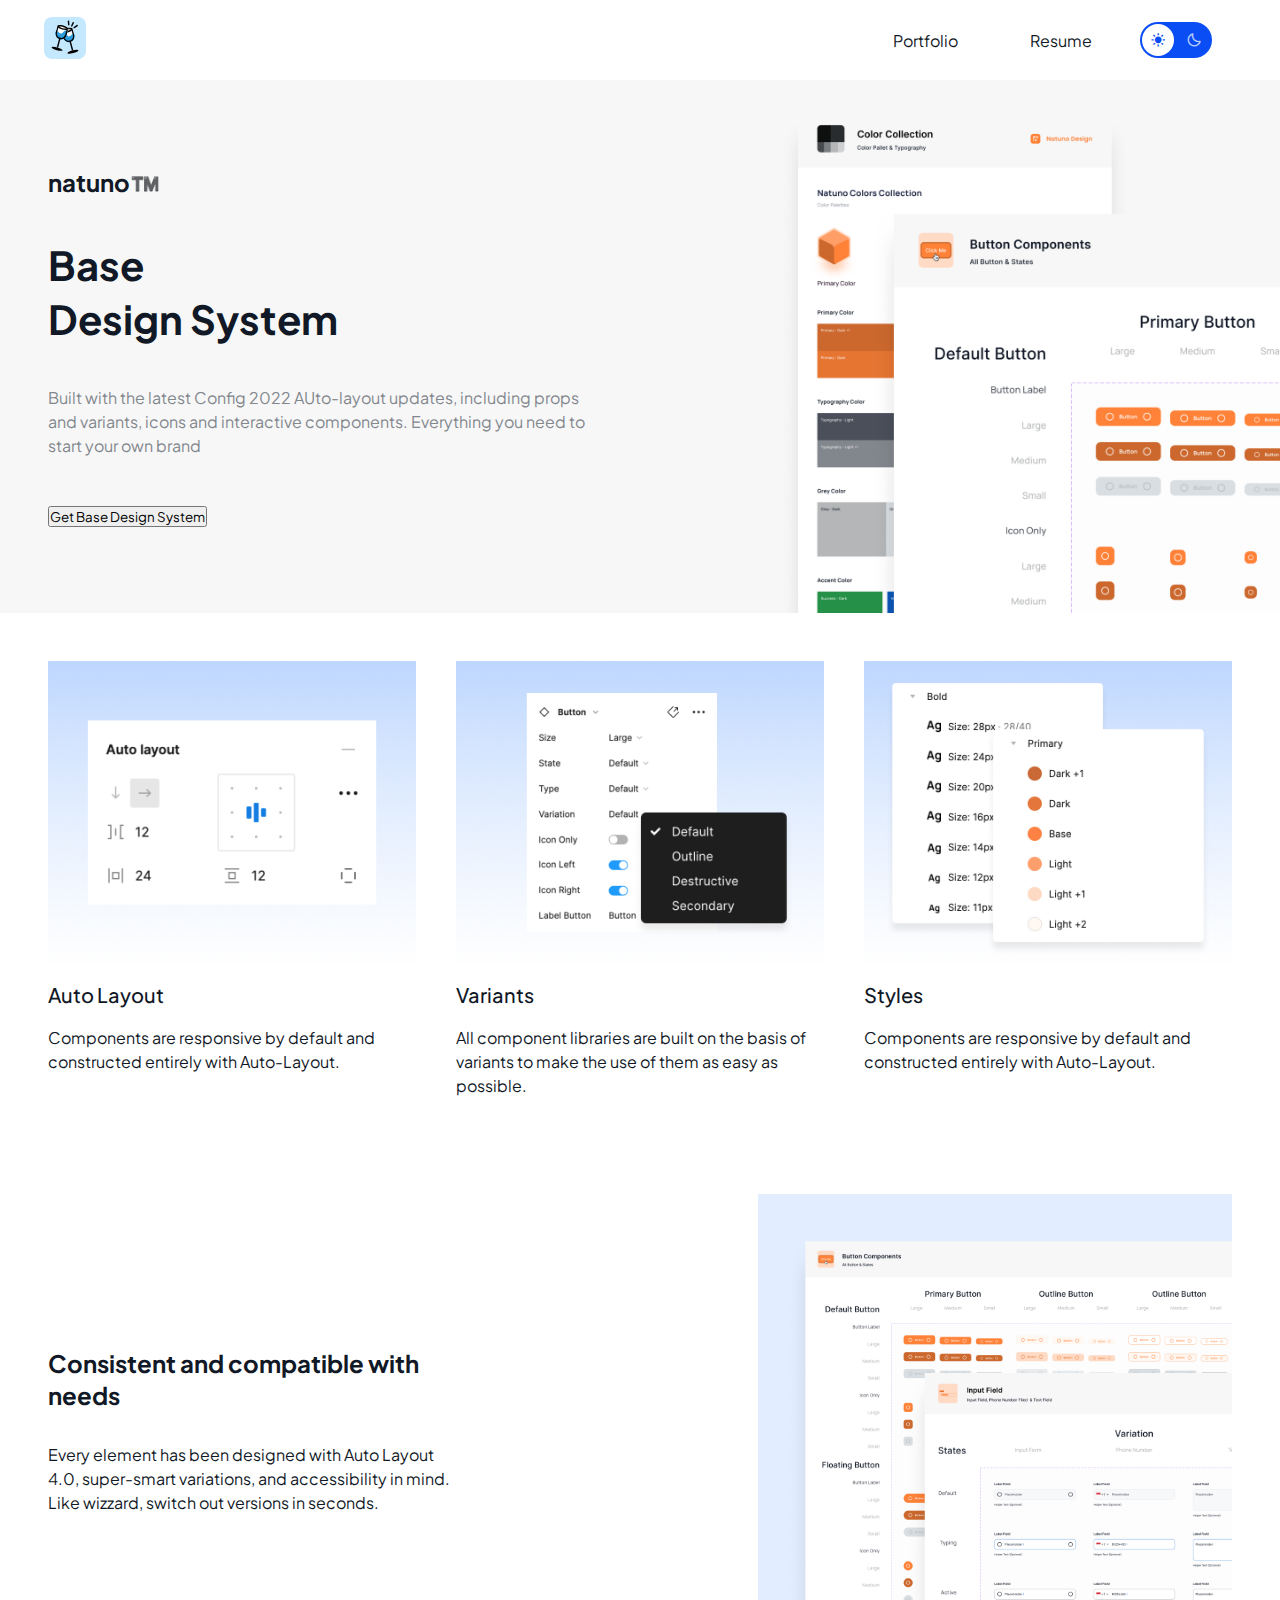
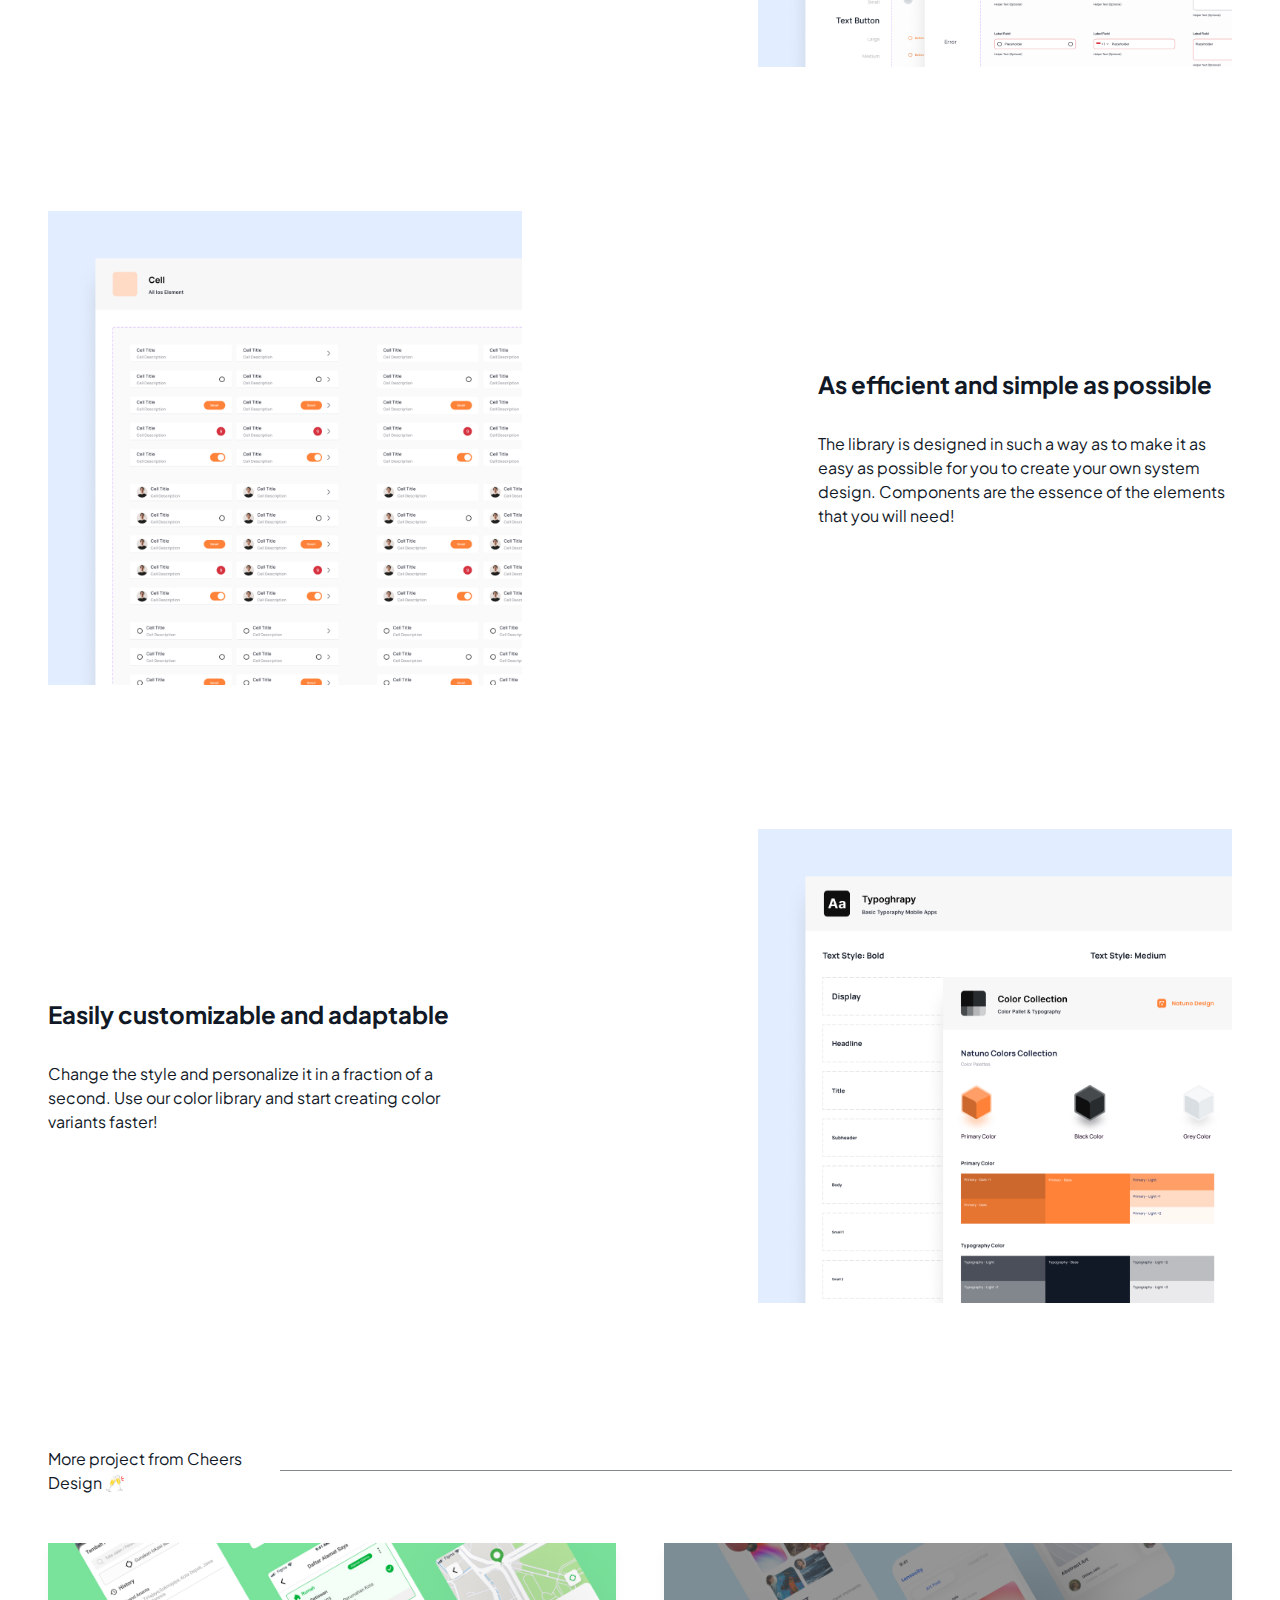
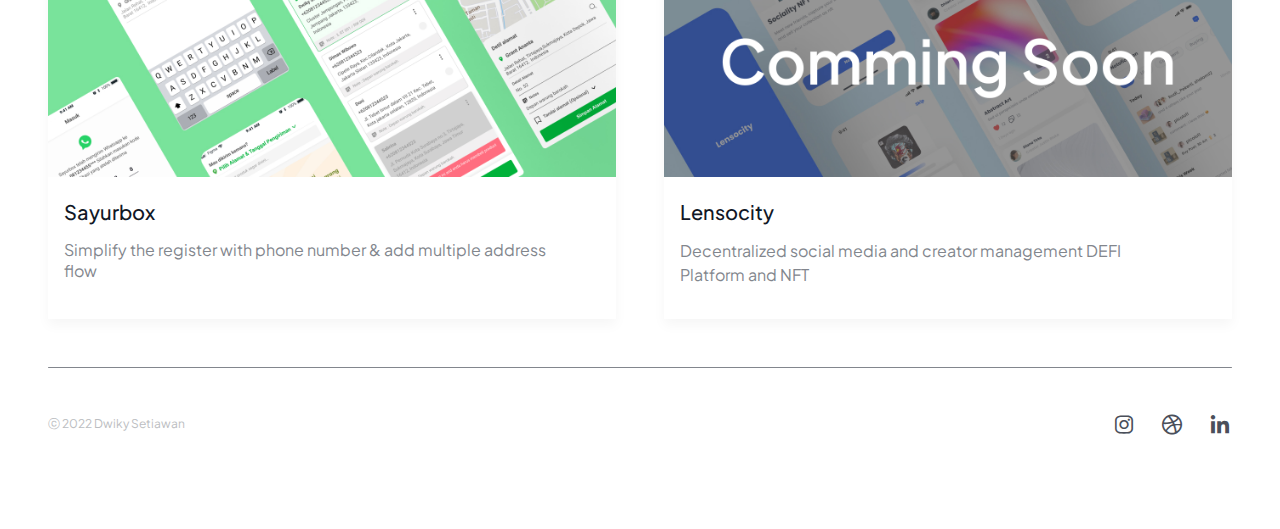
<file: ds-portfolio.html>
<!DOCTYPE html>
<html lang="en">

<head>
    <meta charset="UTF-8">
    <meta http-equiv="X-UA-Compatible" content="IE=edge">
    <meta name="viewport" content="width=device-width, initial-scale=1.0">
    <title>Sayurbox</title>
    <link rel="stylesheet" href="/css/ds-portfolio.css">
    <link rel="stylesheet" href="/css/main.css">
    <link href='https://unpkg.com/boxicons@2.1.2/css/boxicons.min.css' rel='stylesheet'>
    <link rel="shortcut icon" href="/images/Logo.svg" type="image/x-icon">

<body class="light">
    <header>
        <div class="container">
            <div class="logo">
                <li><a href="/index.html">
                        <img src="/images/Logo.svg" alt="logo">
                    </a>
                </li>
            </div>
        </div>
        <nav>
            <div class="menu_nav">
                <ul>
                    <li><a href="#">Portfolio</a></li>
                    <li><a href="CV.pdf">Resume</a></li>

                    <input type="checkbox" name="" id="toggle">
                    <label for="toggle" class="toggle">
                        <i class="bx bxs-sun"></i>
                        <i class="bx bx-moon"></i>
                        <span class="ball"></span>
                    </label>
                </ul>
            </div>
            <div class="menu">
                <input type="checkbox" />
                <span></span>
                <span></span>
                <span></span>
            </div>
        </nav>

        </div>
    </header>
    <script src="script.js"></script>

    <section class="hero">
        <div class="container">
            <div class="hero_text">
                <div class="hero_title">
                    <h5>natuno™️</h5>
                    <h3>Base <br>
                        Design System</h3>
                </div>
                <p class="body">
                    Built with the latest Config 2022 AUto-layout updates, including props and variants, icons and
                    interactive components. Everything you need to start your own brand
                </p>
                <button class="button">Get Base Design System</button>
            </div>
        </div>
        <img src="/images/Portfolio-Design System/HeroSection - Ds.png" alt="">
    </section>

    <section class="feature">
        <div class="container">
            <div class="features_cards">
                <div class="card">
                    <img src="/images/Portfolio-Design System/Auto layout.jpg" alt="">
                    <div class="card_text">
                        <h6>Auto Layout</h6>
                        <p class="body">
                            Components are responsive by default and constructed entirely with Auto-Layout.
                        </p>
                    </div>
                </div>
                <div class="card">
                    <img src="/images/Portfolio-Design System/Variant.jpg" alt="">
                    <div class="card_text">
                        <h6>Variants</h6>
                        <p class="body">
                            All component libraries are built on the
                            basis of variants to make the use of them
                            as easy as possible.
                        </p>
                    </div>
                </div>
                <div class="card">
                    <img src="/images/Portfolio-Design System/Style.jpg" alt="">
                    <div class="card_text">
                        <h6>Styles</h6>
                        <p class="body">
                            Components are responsive by default and constructed entirely with Auto-Layout.
                        </p>
                    </div>
                </div>
            </div>
        </div>
    </section>

    <section class="content-ds">
        <div class="container">
            <div class="content">
                <div class="content_text">
                    <h5>Consistent and compatible with needs</h5>
                    <p class="body">
                        Every element has been designed with Auto Layout 4.0, super-smart variations, and accessibility in mind. Like wizzard, switch out versions in seconds.
                    </p>
                </div>
                <img src="/images/Portfolio-Design System/Content-Consisten.jpg" alt="">
            </div>
        </div>
    </section>

    <section class="content-ds">
        <div class="container">
            <div class="content">
                <img src="/images/Portfolio-Design System/efficient.jpg" alt="">
                <div class="content_text">
                    <h5>As efficient and
                        simple as possible</h5>
                    <p class="body">
                        The library is designed in such a way as to make it as easy as possible for you to create your own system design. Components are the essence of the elements that you will need!
                    </p>
                </div>
            </div>
        </div>
    </section>


    <section class="content-ds">
        <div class="container">
            <div class="content">
                <div class="content_text">
                    <h5>Easily customizable
                        and adaptable</h5>
                    <p class="body">
                        Change the style and personalize it in a fraction of a second. Use our color library and start creating color variants faster!
                    </p>
                </div>
                <img src="/images/Portfolio-Design System/Easily customizable.jpg" alt="">
            </div>
        </div>
    </section>



    <section class="portfolio">
        <div class="container">
            <div class="devider">
                <p class="body">More project from Cheers Design 🥂</p> <span class="portfolio_devider"></span>
            </div>
            <div class="cards">
                <div class="portfolio_card">
                    <li><a href="/sayurbox.html">
                    <img src="/images/Portfolio - Sayurbox 4_3.jpg" alt="portfolio images">
                    <div class="desc_card">
                        <h6>Sayurbox</h6>
                        <div class="body_text">
                            <p class="body_text">Simplify the register with phone number & add multiple address flow
                            </p>
                            <i class='bx bx-chevron-right'></i>
                        </div>
                    </div>
                </a></li>
                </div>
                <div class="portfolio_card">
                    <img src="/images/Portfolio - Lensocity (Comming Soon) 4_3.jpg" alt="portfolio images">
                    <div class="desc_card">
                        <h6>Lensocity</h6>
                        <div class="body_text">
                            <p class="body">Decentralized social media and creator management DEFI Platform and NFT
                            </p>
                            <i class='bx bx-chevron-right'></i>
                        </div>
                    </div>
                </div>
            </div>
        </div>
    </section>

    <section class="info">
        <div class="container">
        </div>
    </section>

    <footer class="footer">
        <div class="container">
            <span class="footer_devider"></span>

            <div class="footer_text">
                <div class="copyright">
                    <p>ⓒ 2022 Dwiky Setiawan</p>
                </div>
                <div class="social_media">
                    <ul>
                        <li><a href="https://www.instagram.com/dwiky_setiawan/"> <i class='bx bxl-instagram'></i></a>
                        </li>
                        </li>
                        <li><a href="https://dribbble.com/dwiky_setiawan"><i class='bx bxl-dribbble'></i></a></li>
                        </li>
                        <li><a href="https://www.linkedin.com/in/dwiky-setiawan-13545a171/"><i
                            class='bx bxl-linkedin'></i></a></li>
                        </li>
                    </ul>
                </div>
            </div>
        </div>
    </footer>


</body>

</html>
</file>
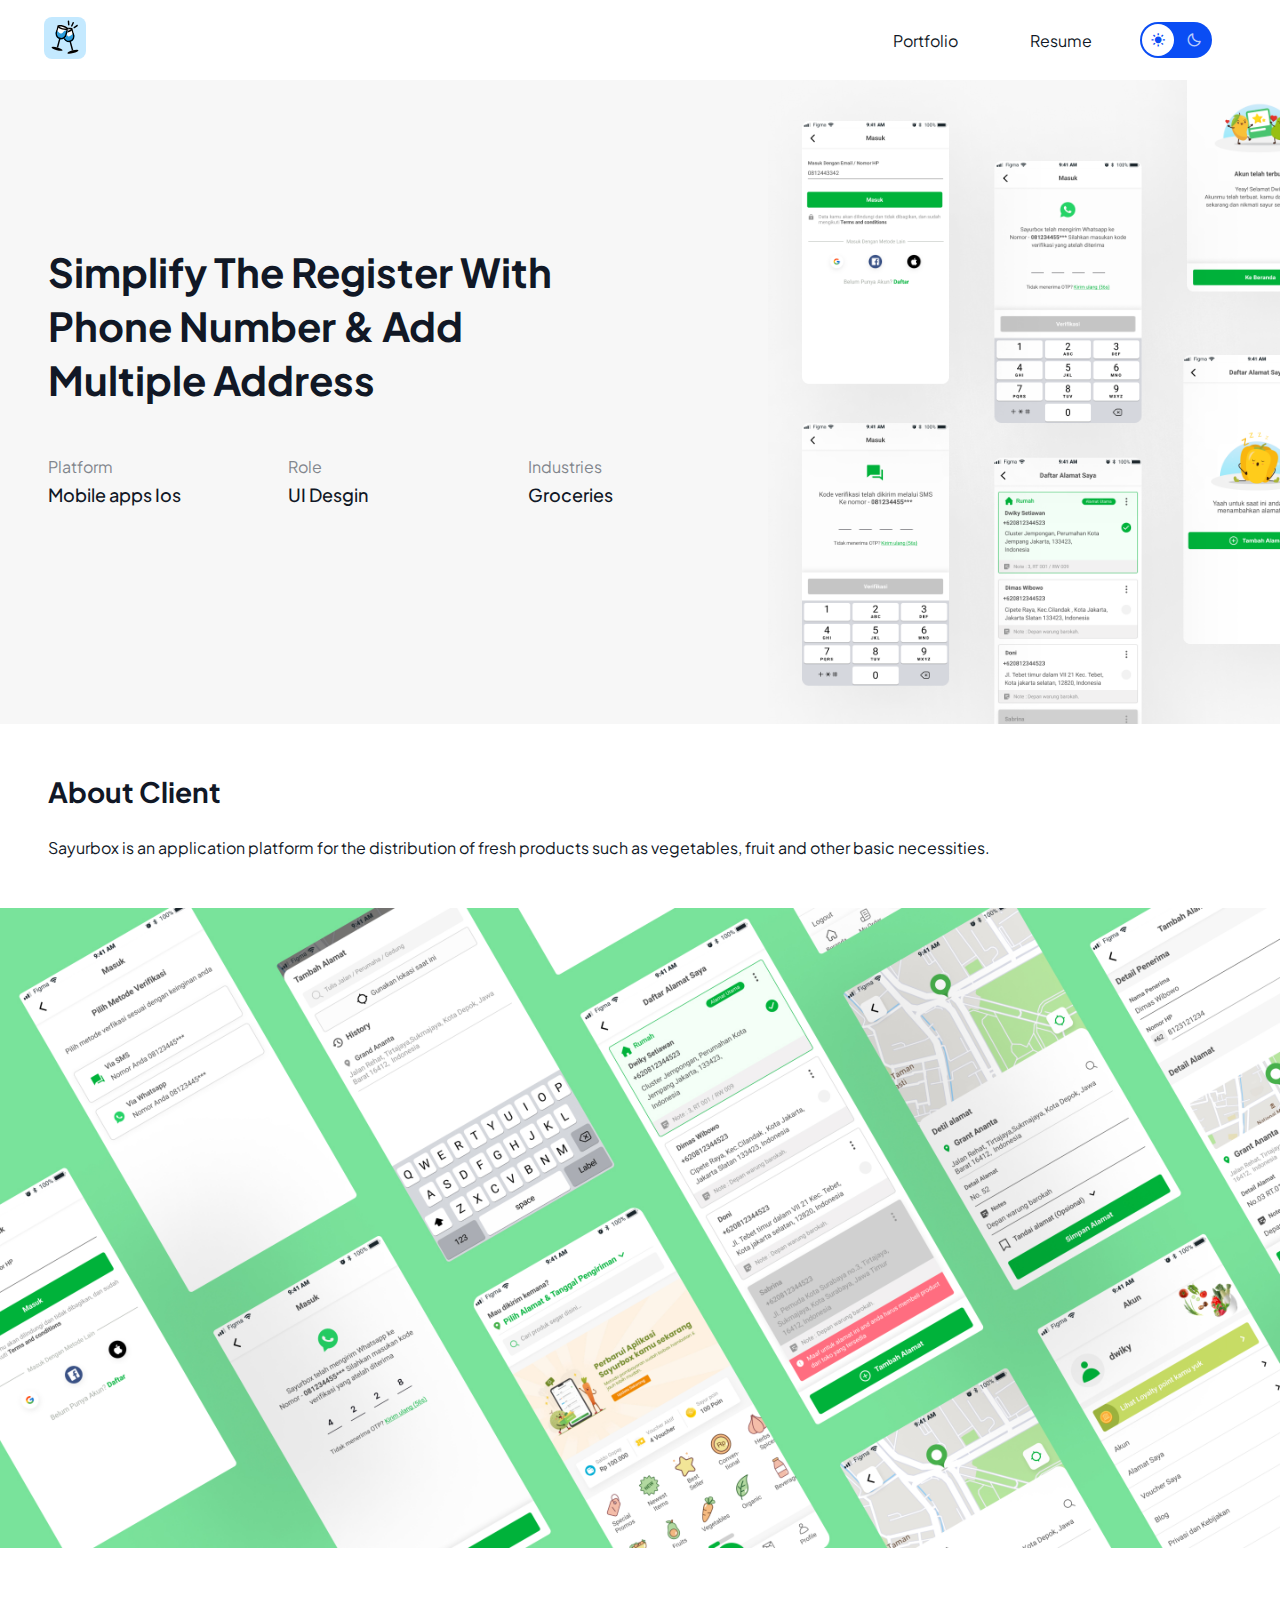
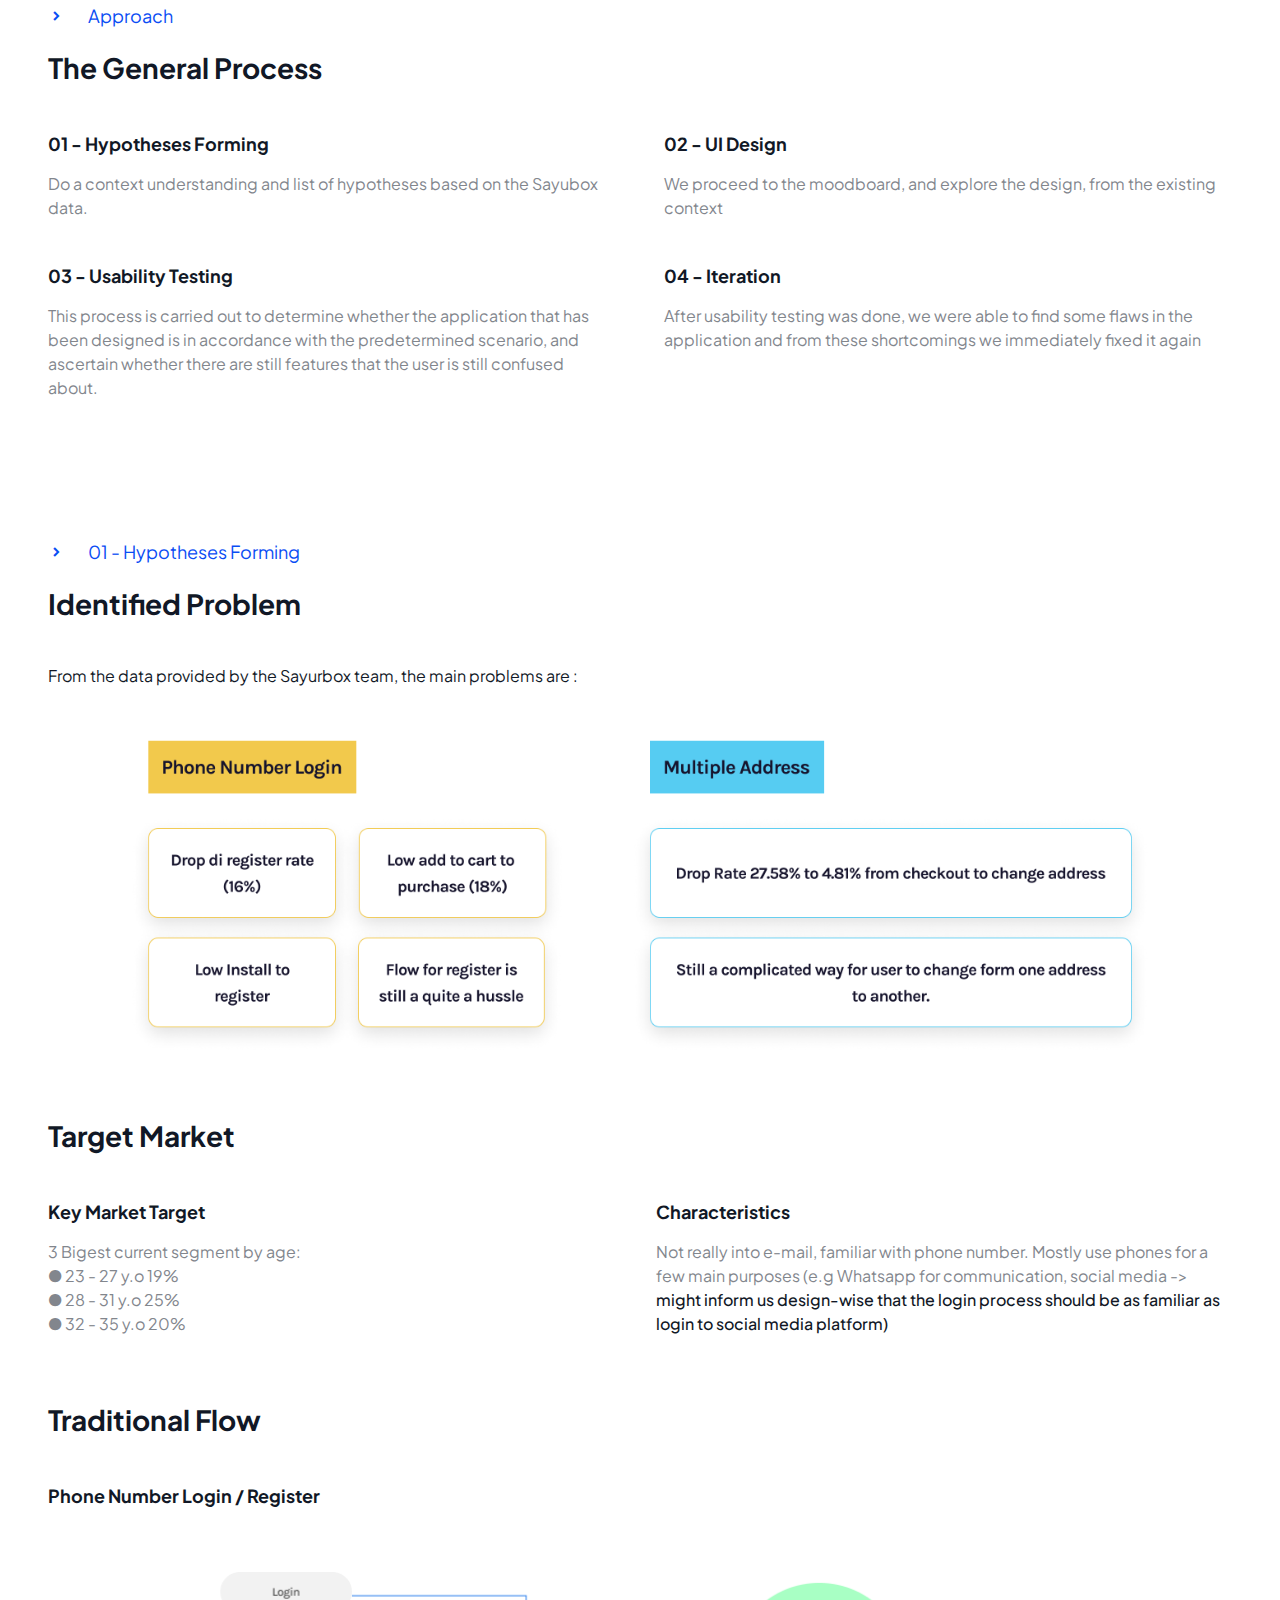
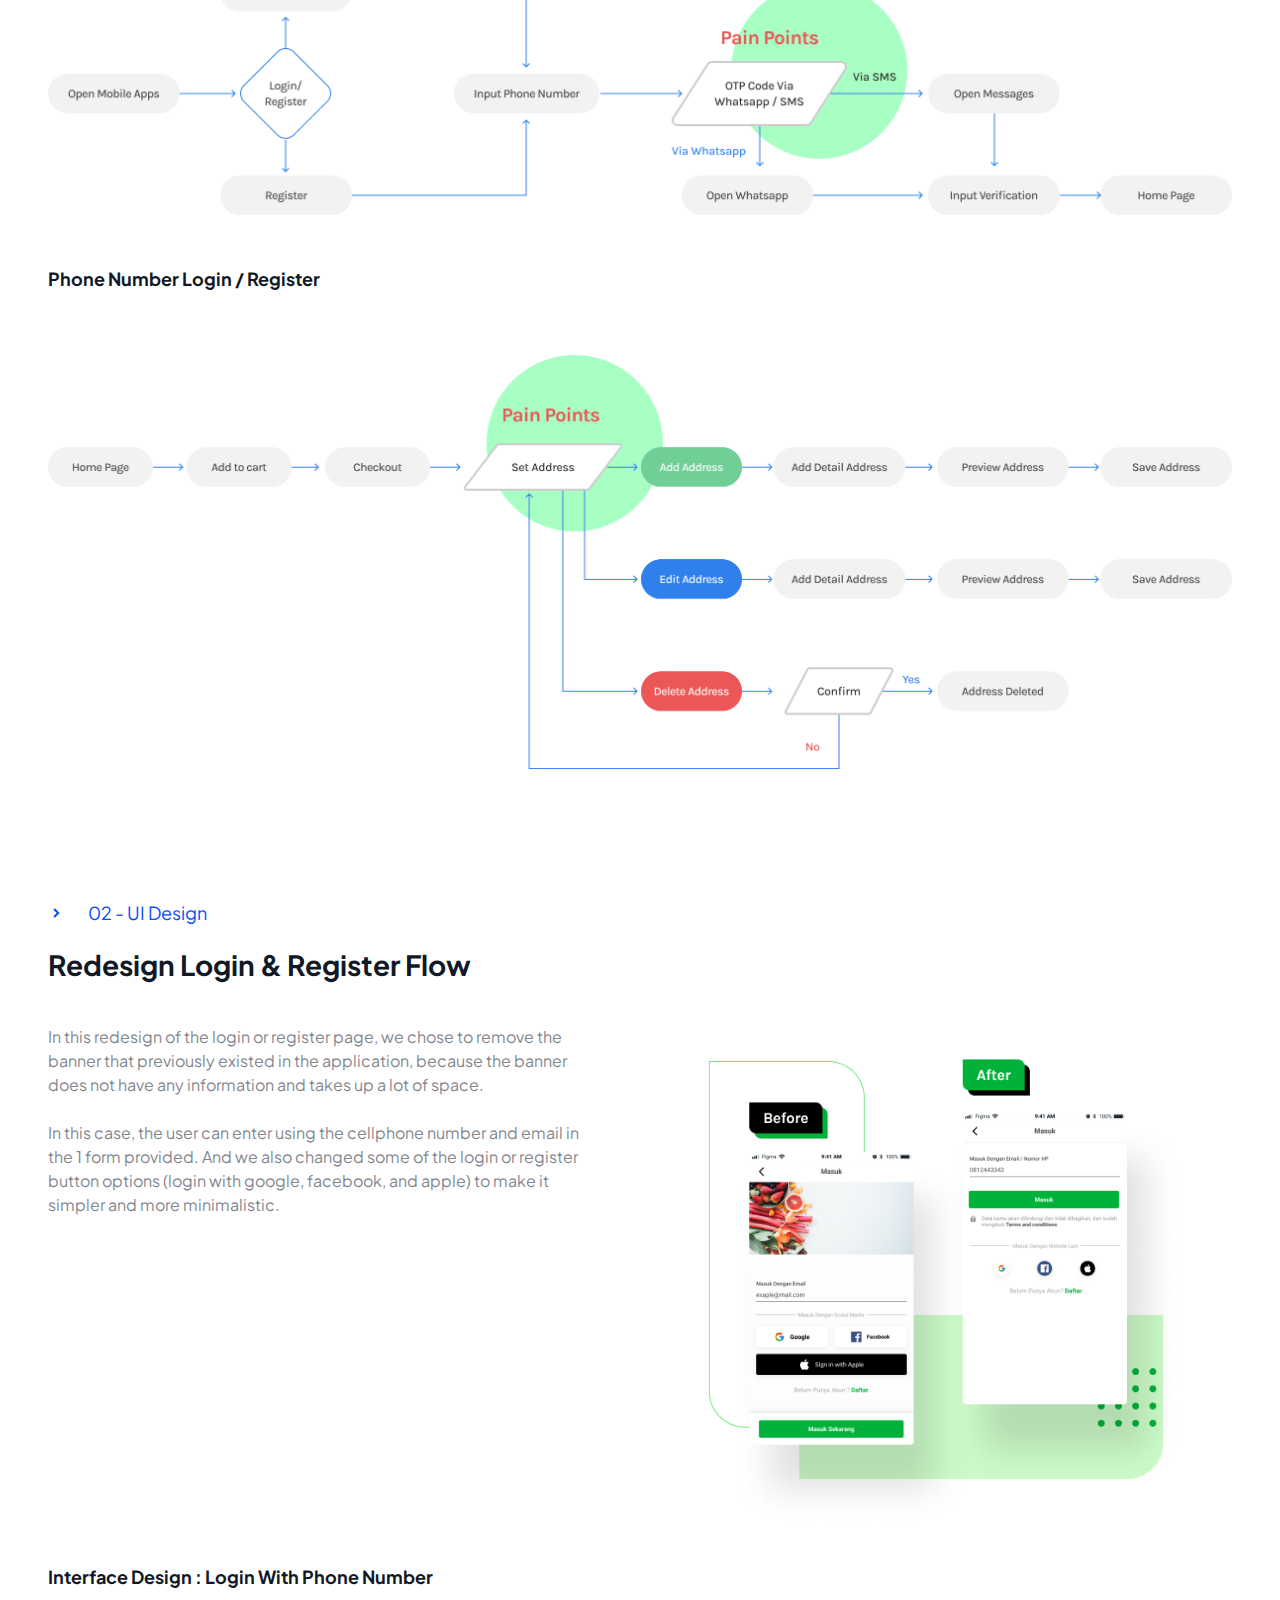
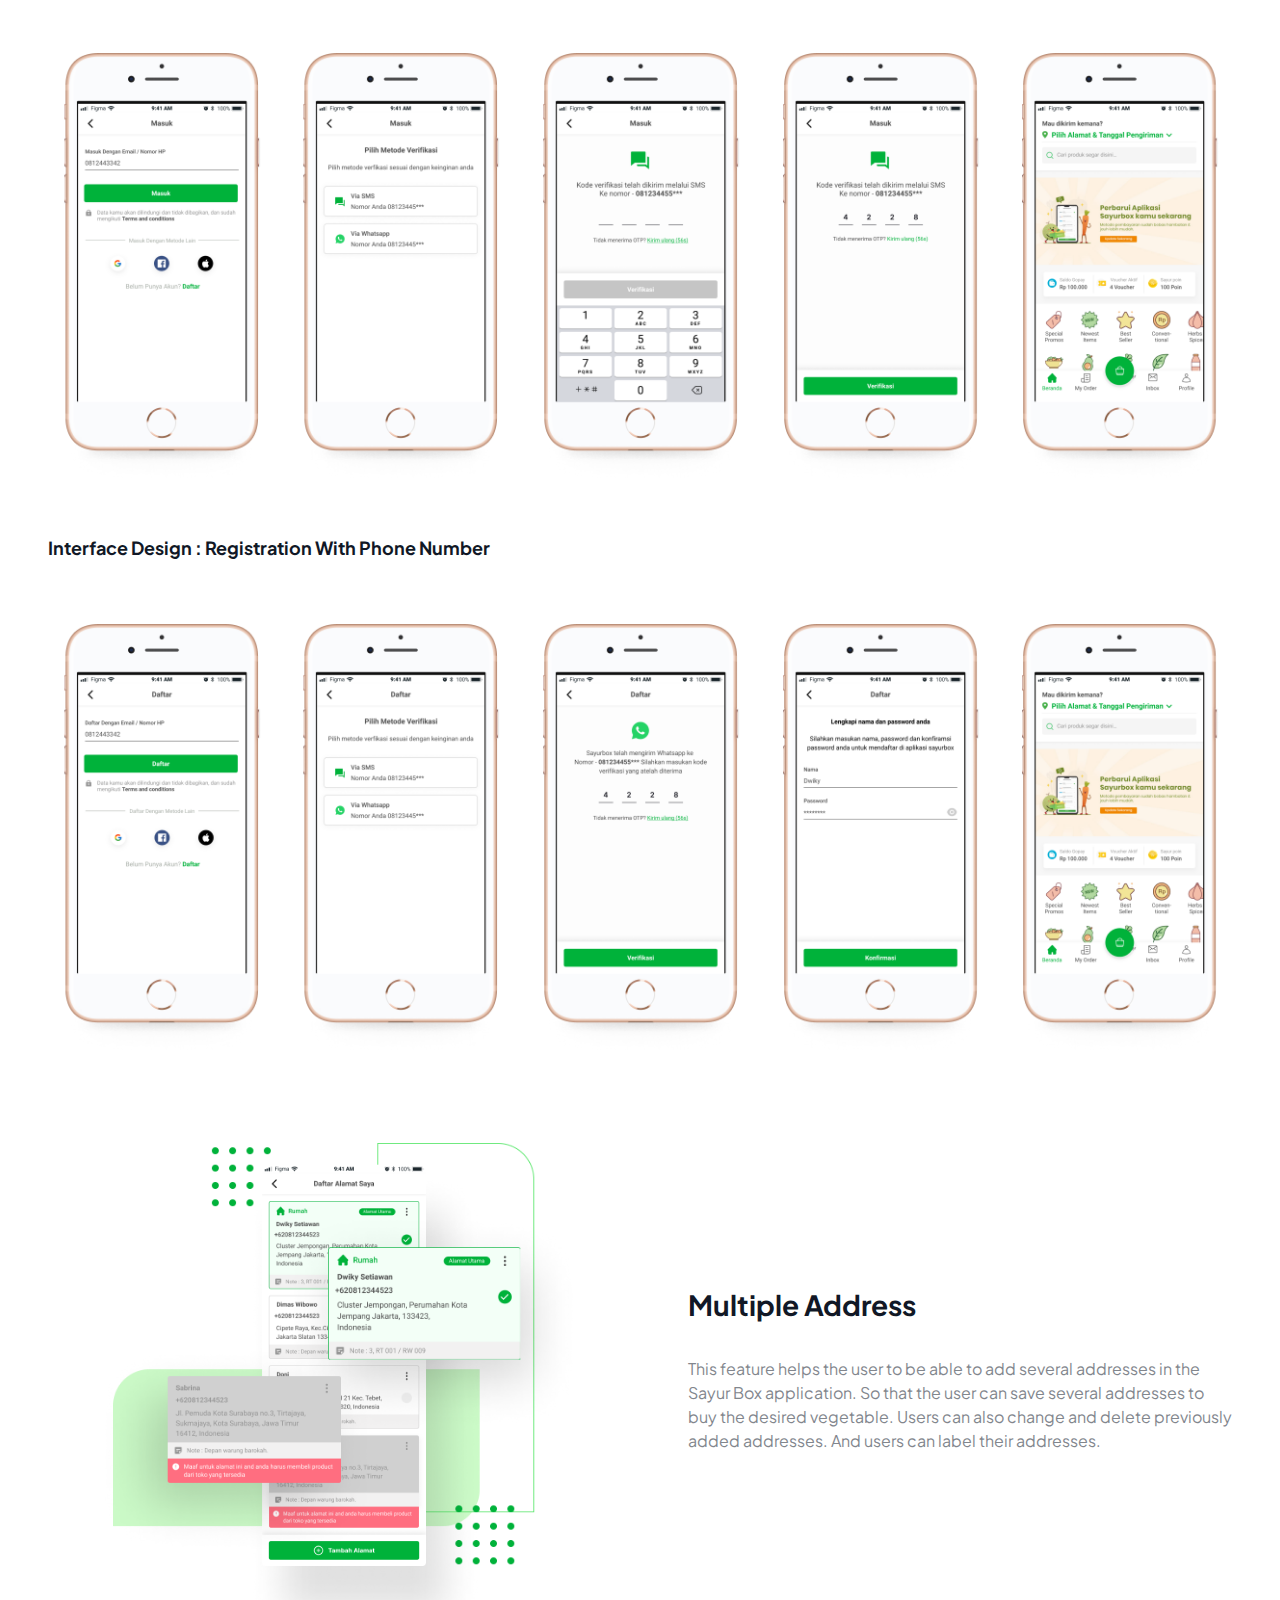
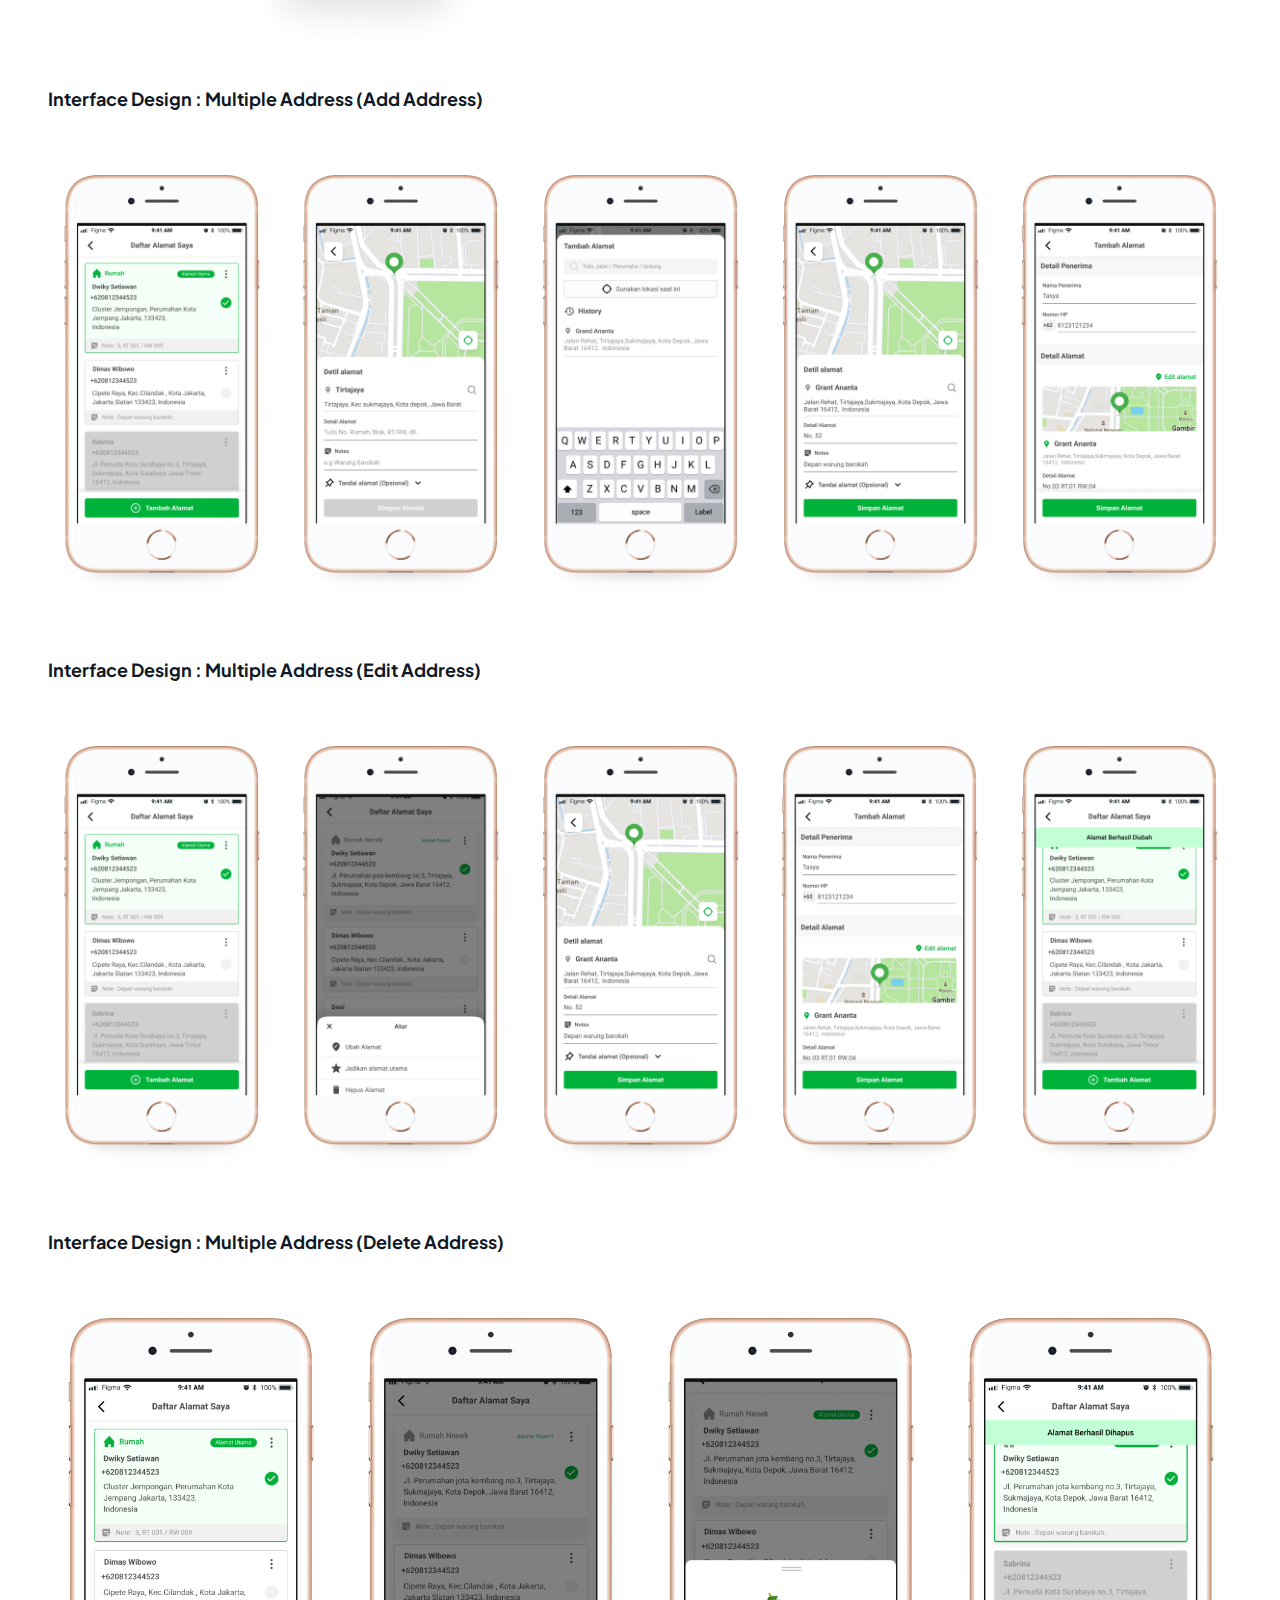
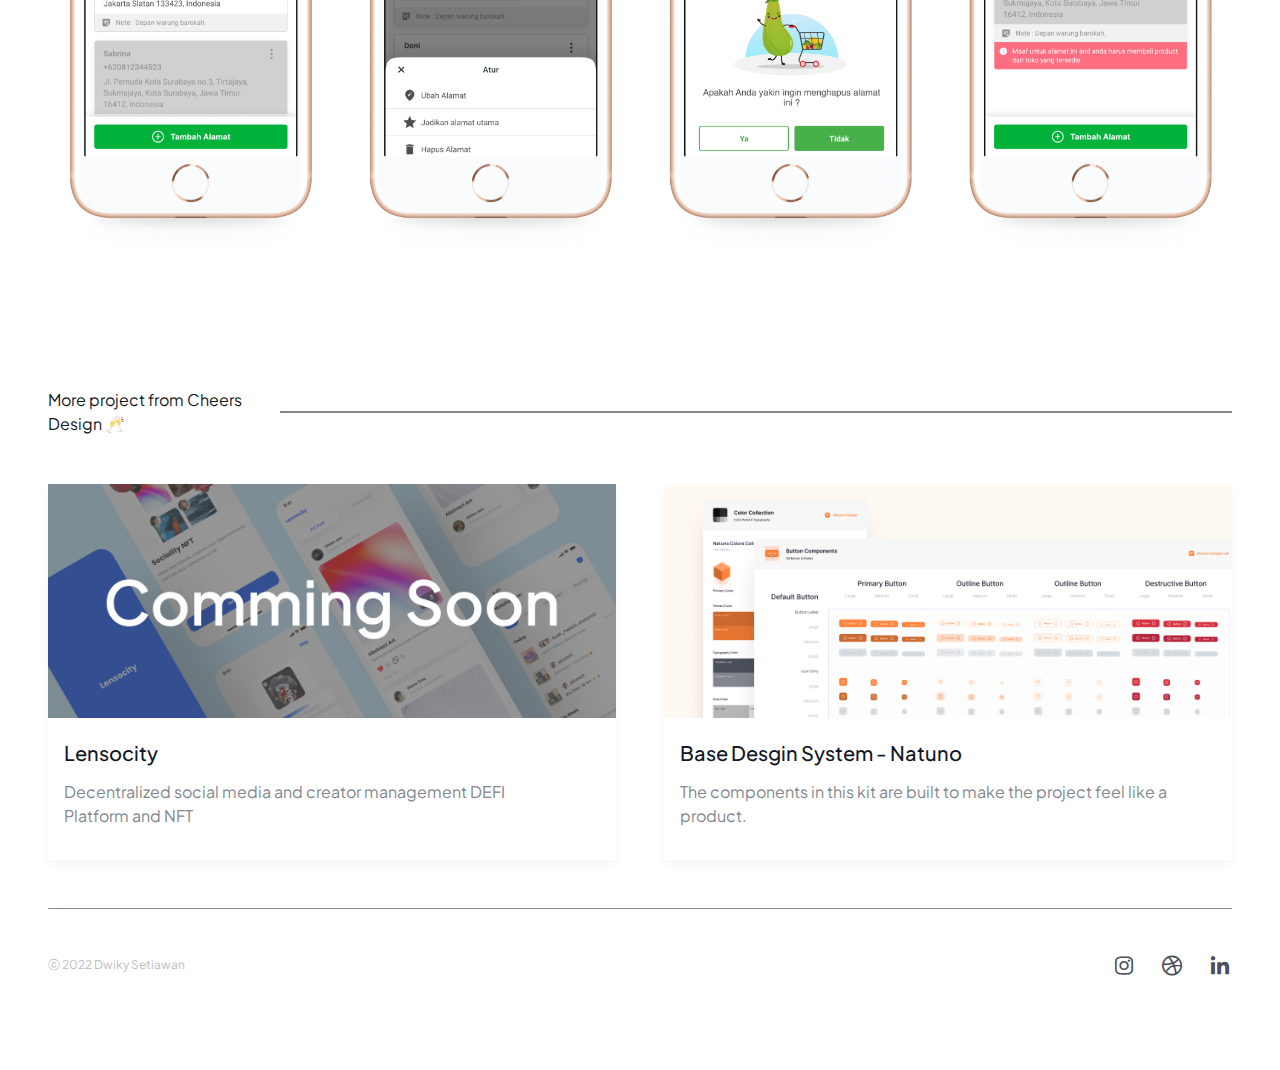
<file: sayurbox.html>
<!DOCTYPE html>
<html lang="en">

<head>
    <meta charset="UTF-8">
    <meta http-equiv="X-UA-Compatible" content="IE=edge">
    <meta name="viewport" content="width=device-width, initial-scale=1.0">
    <title>Sayurbox</title>
    <link rel="stylesheet" href="/css/portfolio.css">
    <link rel="stylesheet" href="/css/main.css">
    <link href='https://unpkg.com/boxicons@2.1.2/css/boxicons.min.css' rel='stylesheet'>
    <link rel="shortcut icon" href="/images/Logo.svg" type="image/x-icon">

</head>

<body class="light">
    <header>
        <div class="container">
            <div class="logo">
                <li><a href="/index.html">
                        <img src="/images/Logo.svg" alt="logo">
                    </a>
                </li>
            </div>
        </div>
        <nav>
            <div class="menu_nav">
                <ul>
                    <li><a href="#">Portfolio</a></li>
                    <li><a href="CV.pdf">Resume</a></li>

                    <input type="checkbox" name="" id="toggle">
                    <label for="toggle" class="toggle">
                        <i class="bx bxs-sun"></i>
                        <i class="bx bx-moon"></i>
                        <span class="ball"></span>
                    </label>
                </ul>
            </div>
            <div class="menu">
                <input type="checkbox" />
                <span></span>
                <span></span>
                <span></span>
            </div>
        </nav>

        </div>
    </header>
    <script src="script.js"></script>

    <section class="hero">
        <div class="container">
            <div class="portfolio_hero">
                <h3 class="title">
                    Simplify The Register With Phone Number & Add Multiple Address
                </h3>
                <div class="description">
                    <div class="desc">
                        <p class="body">
                            Platform
                        </p>
                        <p class="subtitle">
                            Mobile apps Ios
                        </p>
                    </div>

                    <div class="desc">
                        <p class="body">
                            Role
                        </p>
                        <p class="subtitle">
                            UI Desgin
                        </p>
                    </div>
                    <div class="desc">
                        <p class="body">
                            Industries
                        </p>
                        <p class="subtitle">
                            Groceries
                        </p>
                    </div>
                </div>
            </div>
        </div>
        <img class="hero_image" src="/images/Portfolio - Sayurbox/HeroSection.png" alt="hero">
    </section>

    <section class="about">
        <div class="container">
            <div class="about">
                <h4>About Client</h4>
                <p class="body">
                    Sayurbox is an application platform for the distribution of fresh products such as vegetables, fruit
                    and other basic necessities.
                </p>
            </div>
        </div>
    </section>
    <img src="/images/Portfolio - Sayurbox/Showcase.jpg" alt="">
    <section class="approach">
        <div class="container">
            <div class="title">
                <div class="tag">
                    <i class='bx bxs-chevron-right'></i>
                    <p class="subtitle">Approach</p>
                </div>
                <h4>
                    The General Process
                </h4>
            </div>
            <div class="process">
                <div class="process_row">
                    <div class="content">
                        <p class="subtitle">
                            01 - Hypotheses Forming
                        </p>
                        <p class="body">
                            Do a context understanding and list of hypotheses based on the Sayubox data.
                        </p>
                    </div>
                    <div class="content">
                        <p class="subtitle">
                            02 - UI Design
                        </p>
                        <p class="body">
                            We proceed to the moodboard, and explore the design, from the existing context
                        </p>
                    </div>
                </div>
                <div class="process_row">
                    <div class="content">
                        <p class="subtitle">
                            03 - Usability Testing
                        </p>
                        <p class="body">
                            This process is carried out to determine whether the application that has been designed is
                            in
                            accordance with the predetermined scenario, and ascertain whether there are still features
                            that
                            the user is still confused about.
                        </p>
                    </div>
                    <div class="content">
                        <p class="subtitle">
                            04 - Iteration
                        </p>
                        <p class="body">
                            After usability testing was done, we were able to find some flaws in the application and
                            from
                            these shortcomings we immediately fixed it again
                    </div>
                </div>
            </div>
        </div>
    </section>

    <section class="hipotheses">
        <div class="container">
            <div class="title">
                <div class="tag">
                    <i class='bx bxs-chevron-right'></i>
                    <p class="subtitle">01 - Hypotheses Forming</p>
                </div>
                <h4>Identified Problem</h4>
            </div>
            <p class="body">From the data provided by the Sayurbox team, the main problems are :</p>
            <img src="/images/Portfolio - Sayurbox/Hypotheses Forming.png" alt="">

            <div class="target_market">
                <div class="title">
                    <h4>Target Market</h4>
                </div>
                <div class="market_content">
                    <div class="content">
                        <p class="subtitle">
                            Key Market Target
                        </p>
                        <p class="body">
                            3 Bigest current segment by age:
                            <br> ● 23 - 27 y.o 19% <br> ● 28 - 31 y.o 25% <br> ● 32 - 35 y.o 20%
                    </div>
                    <div class="content">
                        <p class="subtitle">
                            Characteristics
                        </p>
                        <p class="body">
                            Not really into e-mail, familiar with phone number. Mostly use phones for a few main
                            purposes (e.g Whatsapp for communication, social media -> <span>
                                might inform us design-wise that the login process should be as familiar as login to
                                social media platform)
                            </span>
                    </div>
                </div>
            </div>

            <div class="traditional_flow">
                <div class="title">
                    <h4>Traditional Flow</h4>
                </div>
                <div class="content">
                    <p class="subtitle">
                        Phone Number Login / Register
                    </p>
                    <img src="/images/Portfolio - Sayurbox/Phone Number Flow.png" alt="">
                </div>

                <div class="content">
                    <p class="subtitle">
                        Phone Number Login / Register
                    </p>
                    <img src="/images/Portfolio - Sayurbox/Multiple Address.png" alt="">
                </div>
            </div>
        </div>
    </section>

    <section class="ui_design">
        <div class="container">
            <div class="title">
                <div class="tag">
                    <i class='bx bxs-chevron-right'></i>
                    <p class="subtitle">02 - UI Design</p>
                </div>
                <h4>Redesign Login & Register Flow</h4>
            </div>

            <div class="content">
                <p class="body">
                    In this redesign of the login or register page, we chose to remove the banner that previously
                    existed in the application, because the banner does not have any information and takes up a lot of
                    space.<br> <br>
                    In this case, the user can enter using the cellphone number and email in the 1 form provided. And we
                    also changed some of the login or register button options (login with google, facebook, and apple)
                    to make it simpler and more minimalistic.
                </p>
                <img class="redesign" src="/images/Portfolio - Sayurbox/Redesgin.png" alt="">
            </div>

            <div class="interface">
                <div class="content">
                    <p class="subtitle">
                        Interface Design : Login With Phone Number
                    </p>
                    <img src="/images/Portfolio - Sayurbox/Interface_login.png" alt="">
                </div>
                <div class="content">
                    <p class="subtitle">
                        Interface Design : Registration With Phone Number
                    </p>
                    <img src="/images/Portfolio - Sayurbox/Interface_regis.png" alt="">
                </div>
            </div>

            <div class="multiple_address">
                <div class="content">
                    <img class="multiple_add" src="/images/Portfolio - Sayurbox/Multiple_add.png" alt="">
                    <div class="content_text">
                        <h4>Multiple Address</h4>
                        <p class="body">
                            This feature helps the user to be able to add several addresses in the Sayur Box
                            application. So that the user can save several addresses to buy the desired vegetable. Users
                            can also change and delete previously added addresses. And users can label their addresses.
                        </p>
                    </div>
                </div>
            </div>

            <div class="interface">
                <div class="content">
                    <p class="subtitle">
                        Interface Design : Multiple Address (Add Address)
                    </p>
                    <img src="/images/Portfolio - Sayurbox/Multiple_address_add.png" alt="">
                </div>
                <div class="content">
                    <p class="subtitle">
                        Interface Design : Multiple Address (Edit Address)
                    </p>
                    <img src="/images/Portfolio - Sayurbox/Multiple_address_edit.png" alt="">
                </div>
                <div class="content">
                    <p class="subtitle">
                        Interface Design : Multiple Address (Delete Address)
                    </p>
                    <img src="/images/Portfolio - Sayurbox/Multiple_address_delete.png" alt="">
                </div>
            </div>
        </div>
    </section>

    <section class="portfolio">
        <div class="container">
            <div class="devider">
                <p class="body">More project from Cheers Design 🥂</p> <span class="portfolio_devider"></span>
            </div>
            <div class="cards">
                <div class="portfolio_card">
                    <img src="/images/Portfolio - Lensocity (Comming Soon) 4_3.jpg" alt="portfolio images">
                    <div class="desc_card">
                        <h6>Lensocity</h6>
                        <div class="body_text">
                            <p class="body">Decentralized social media and creator management DEFI Platform and NFT
                            </p>
                            <i class='bx bx-chevron-right'></i>
                        </div>
                    </div>
                </div>
                <div class="portfolio_card">
                    <li><a href="/ds-portfolio.html">
                            <img src="/images/Portfolio - Desgin System 4_3.jpg" alt="portfolio images">
                            <div class="desc_card">
                                <h6>Base Desgin System - Natuno</h6>
                                <div class="body_text">
                                    <p class="body">The components in this kit are built to make the project feel
                                        like a product.
                                    </p>
                                    <i class='bx bx-chevron-right'></i>
                                </div>
                            </div>
                        </a></li>
                </div>
            </div>
        </div>
    </section>

    <section class="info">
        <div class="container">
        </div>
    </section>

    <footer class="footer">
        <div class="container">
            <span class="footer_devider"></span>

            <div class="footer_text">
                <div class="copyright">
                    <p>ⓒ 2022 Dwiky Setiawan</p>
                </div>
                <div class="social_media">
                    <ul>
                        <li><a href="https://www.instagram.com/dwiky_setiawan/"> <i class='bx bxl-instagram'></i></a>
                        </li>
                        </li>
                        <li><a href="https://dribbble.com/dwiky_setiawan"><i class='bx bxl-dribbble'></i></a></li>
                        </li>
                        <li><a href="https://www.linkedin.com/in/dwiky-setiawan-13545a171/"><i
                                    class='bx bxl-linkedin'></i></a></li>
                        </li>
                    </ul>
                </div>
            </div>
        </div>
    </footer>


</body>

</html>
</file>
<file: css/ds-portfolio.css>
:root {
  --header-height: 3rem;

  /*==================== Color ====================*/

  --prymary-color-dark: #0943d4;
  --prymary-color-base: #0a4df4;
  --prymary-color-light: #4477f7;
  --prymary-color-light1: #b7cbfc;
  --prymary-color-light2: #f0f4fe;

  --text-color-base: #111826;
  --text-color-light: #4a4f5a;
  --text-color-light1: #82868d;
  --text-color-light2: #bbbdc1;
  --text-color-light3: #eaeaeb;
  --text-color-white: #ffffff;

  --bg-color-dark: rgb(45, 45, 45);

  /*==================== Font Size ====================*/

  --h1-font-size: 3rem;
  --h2-font-size: 2.5rem;
  --h3-font-size: 2.25rem;
  --h4-font-size: 2rem;
  --h5-font-size: 1.5rem;
  --h6-font-size: 1.25rem;
  --subtilte-size: 1.125rem;
  --body-size: 0.875rem;

  /*==================== Font Weight ====================*/

  --font-regular: 400;
  --font-medium: 500;
  --font-semi-bold: 600;
  --font-bold: 700;

  /*==================== Margin Bottom ====================*/

  --mb-0-25: 0.25rem;
  --mb-0-5: 0.5rem;
  --mb-0-75: 0.75rem;
  --mb-1: 1rem;
  --mb-1-5: 1.5rem;
  --mb-2: 2rem;
  --mb-2-5: 2.5rem;
  --mb-3: 3rem;
}

section {
  transition: 0.2s ease-in-out;
}

.hero {
  display: flex;
  flex-direction: column;
  background-color: #f7f7f7;
  margin: 0;
  padding: 0;
  margin-bottom: var(--header-height);
}

.hero_text {
  align-items: center;
  text-align: center;
  margin-bottom: var(--mb-3);
}

.hero_title {
  display: flex;
  flex-direction: column;
  gap: var(--mb-2-5);
  margin-bottom: var(--mb-1-5);
}

.hero_text p.body {
  color: var(--text-color-light1);
  margin-bottom: var(--mb-2);
}

.dark .hero {
    background-color: var(--text-color-base);
}

.feature {
    margin: var(--header-height) 0;
}

.features_cards {
  display: grid;
  grid-template-columns: repeat(auto-fit, minmax(300px, 1fr));
  width: 100%;
  gap: var(--mb-2-5);
}

.card {
  display: flex;
  flex-direction: column;
  gap: var(--mb-1);
}


.card_text {
  display: flex;
  flex-direction: column;
  gap: var(--mb-1);
  text-align: center;
}

.content-ds {
    margin: var(--header-height) 0;
    padding: var(--header-height) 0;
}

.content {
  display: flex;
  flex-direction: column;
  gap: var(--mb-3);
  justify-items: center;
}

.content_text {
  text-align: center;
  display: flex;
  flex-direction: column;
  gap: var(--mb-2);
}

@media screen and (min-width: 768px) {
  :root {
    --h1-font-size: 4.5rem;
    --h2-font-size: 3rem;
    --h3-font-size: 2.5rem;
    --h4-font-size: 1.75rem;
    --h5-font-size: 1.5rem;
    --h6-font-size: 1.25rem;
    --subtilte-size: 1.125rem;
    --body-size: 1rem;
  }

  .hero {
    display: flex;
    flex-direction: row;
    margin: 0;
    padding: 0;
    align-items: center;
    gap: 120px;
  }
  .hero_text {
    align-items: flex-start;
    text-align: left;
  }

  .hero img {
    width: 40%;
  }

  .card_text {
    text-align: left;
  }

  .content {
    display: flex;
    flex-direction: row;
    align-items: center;
    gap: var(--header-height);
    justify-content: space-between;
  }

  .content img {
    width: 40%;
  }

  .content_text {
    text-align: left;
    display: flex;
    flex-direction: column;
    gap: var(--mb-2);
    width: 35%;
  }
}
</file>
<file: css/main.css>
@import url("https://fonts.googleapis.com/css2?family=Plus+Jakarta+Sans:wght@400;500;600;700&display=swap");

* {
  text-decoration: none;
  padding: 0;
  margin: 0;
  font-family: "Plus Jakarta Sans", sans-serif;
  box-sizing: border-box;
  list-style: none;
}

:root {
  --header-height: 3rem;

  /*==================== Color ====================*/

  --prymary-color-dark: #0943d4;
  --prymary-color-base: #0a4df4;
  --prymary-color-light: #4477f7;
  --prymary-color-light1: #b7cbfc;
  --prymary-color-light2: #f0f4fe;

  --text-color-base: #111826;
  --text-color-light: #4a4f5a;
  --text-color-light1: #82868d;
  --text-color-light2: #bbbdc1;
  --text-color-light3: #eaeaeb;
  --text-color-white: #ffffff;

  --bg-color-dark: rgb(45, 45, 45);

  /*==================== Font Size ====================*/

  --h1-font-size: 3rem;
  --h2-font-size: 2.5rem;
  --h3-font-size: 2.25rem;
  --h4-font-size: 2rem;
  --h5-font-size: 1.5rem;
  --h6-font-size: 1.25rem;
  --subtilte-size: 1.125rem;
  --body-size: 0.875rem;

  /*==================== Font Weight ====================*/

  --font-regular: 400;
  --font-medium: 500;
  --font-semi-bold: 600;
  --font-bold: 700;

  /*==================== Margin Bottom ====================*/

  --mb-0-25: 0.25rem;
  --mb-0-5: 0.5rem;
  --mb-0-75: 0.75rem;
  --mb-1: 1rem;
  --mb-1-5: 1.5rem;
  --mb-2: 2rem;
  --mb-2-5: 2.5rem;
  --mb-3: 3rem;
}

/*==================== BASE ====================*/

html {
  scroll-behavior: smooth;
  height: 100%;
  color: var(--text-color-base);
  background-color: var(--bg-color-light);
}

body {
  margin: 0;
  font-size: var(--body--size);
  background-color: white;
  color: var(--text-color-base);
  transition: all 0.2s ease-in-out;
}

.dark {
  background-color: #111216;
  color: white;
  transition: all 0.2s ease-in-out;
}

img {
  width: 100%;
  height: auto;
}

h1 {
  font-size: var(--h1-font-size);
  color: var(--text-color-base);
  line-height: 5.875rem;
}

h2 {
  font-size: var(--h2-font-size);
  color: var(--text-color-base);
  line-height: 4rem;
}

h3 {
  font-size: var(--h3-font-size);
  color: var(--text-color-base);
  line-height: 3.375rem;
}

h4 {
  font-size: var(--h4-font-size);
  color: var(--text-color-base);
  line-height: 2.5rem;
}

h5 {
  font-size: var(--h5-font-size);
  color: var(--text-color-base);
  line-height: 2rem;
}

h6 {
  font-size: var(--h6-font-size);
  color: var(--text-color-base);
  font-weight: var(--font-medium);
  line-height: 1.875rem;
}

p.subtitle {
  font-size: var(--subtilte-size);
  font-weight: var(--font-regular);
  line-height: 2rem;
}

p.body {
  font-size: var(--body-size);
  font-weight: var(--font-regular);
  line-height: 1.5rem;
}

.dark h1 {
  color: white;
}
.dark h2 {
  color: white;
}
.dark h3 {
  color: white;
}
.dark h4 {
  color: white;
}
.dark h5 {
  color: white;
}

.dark h6 {
  color: white;
}

.dark nav ul li a {
  color: #ffffff;
}

.dark p.subtitle {
  color: white;
}

.dark p.body {
  color: white;
}

img {
  max-width: 100%;
  height: auto;
}

header {
  position: sticky;
  display: flex;
  justify-content: space-between;
  width: 100%;
  align-items: center;
  height: auto;
  z-index: 9999;
  background-color: white;
  transition: 0.2s ease-in-out;
  top: 0;
  left: 0;
}

body .light scroll-down {
  transform: translateY(0, -100%, 0);
}

.dark header {
  background-color: #111216;
}

header .container {
  margin: 0 var(--mb-2);
  padding: var(--mb-0-75);
  z-index: 2;
}

.logo {
  cursor: pointer;
}

nav {
  display: flex;
  justify-content: space-between;
  align-items: center;
  margin: 0 var(--mb-2);
  padding: var(--mb-0-75);
}

nav ul {
  list-style: none;
  position: fixed;
  right: 0;
  top: 0;
  background-color: white;
  height: 100vh;
  width: 100%;
  padding-top: 4rem;
  transform: translateY(-100%);
  transition: all 0.5s;
  align-items: stretch;
}

nav ul.slide {
  opacity: 1;
  transform: translateY(0%);
}

nav ul li a {
  padding: var(--mb-1-5);
  display: block;
  color: var(--text-color-base);
  cursor: pointer;
  text-align: center;
}

nav ul li a:hover {
  font-weight: var(--font-medium);
  color: var(--prymary-color-base);
}

.menu {
  display: flex;
  flex-direction: column;
  height: 20px;
  justify-content: space-between;
}

.menu span {
  width: 28px;
  height: 2px;
  background-color: #111826;
  border-radius: 2px;
  transition: all 0.5s;
  z-index: 2;
  position: relative;
}

.menu input {
  display: flex;
  position: fixed;
  width: 40px;
  height: 28px;
  opacity: 0;
  top: 22px;
  right: 38px;
  cursor: pointer;
  z-index: 100;
}

.menu span:nth-child(2) {
  transform-origin: left bottom;
}

.menu span:nth-child(4) {
  transform-origin: left top;
}

.menu input:checked ~ span:nth-child(2) {
  transform: rotatez(41deg) translate(-0.5px, -0.5px);
}

.menu input:checked ~ span:nth-child(4) {
  transform: rotatez(-41deg) translate(-0.5px, 0px);
}

.menu input:checked ~ span:nth-child(3) {
  opacity: 0;
  transform: scale(0);
}

/* Scroll  */

.light scroll-down header {
  transform: translate3d(0, -100%, 0);
}

.light scroll-up header {
  border-bottom: var(--text-color-light1);
}

/* Toogle */
.toggle {
  cursor: pointer;
  display: flex;
  justify-content: space-between;
  width: 72px;
  height: 36px;
  border-radius: 50px;
  transition: 0.5s;
  margin: var(--mb-1-5);
  margin-left: 43%;
}

.toggle i {
  width: 50%;
  text-align: center;
  font-size: 16px;
  z-index: 1;
  padding: 10px;
}

.toggle .ball {
  position: absolute;
  width: 32px;
  height: 32px;
  margin: 2px;
  border-radius: 50%;
  transition: 0.3s ease-out;
}

/* Light Mode */

.light .toggle {
  background-color: var(--prymary-color-base);
}

.light .toggle .bxs-sun {
  color: var(--prymary-color-base);
}

.light .toggle .bx-moon {
  color: #b7cbfc;
}

.light .toggle .ball {
  background: white;
}

input {
  display: none;
}

/* Dark Theme */

.dark .toggle {
  background-color: var(--text-color-light);
}

.dark .toggle .bx-sun {
  color: var(--text-color-light3);
}

.dark .toggle .bxs-moon {
  color: var(--prymary-color-base);
}

.dark .toggle .ball {
  background: white;
  transform: translateX(35px);
}

.dark .menu span {
  background-color: white;
}

.dark nav ul {
  background-color: var(--text-color-light);
}

.dark .toggle {
  background-color: var(--text-color-base);
}

.dark .toggle .ball {
  background-color: white;
}

/* Hero Section */

.container {
  margin: 0 var(--mb-2);
  padding: 0 var(--mb-1);
}

.hero_text {
  display: flex;
  flex-direction: column;
  gap: var(--mb-1);
  text-align: center;
  margin-top: var(--header-height);
  margin-bottom: var(--header-height);
  color: var(--text-color-base);
}

.description {
  display: flex;
  flex-direction: column;
  text-align: center;
  gap: var(--mb-0-75);
  margin-bottom: var(--mb-3);
}

.desc_1 {
  color: var(--text-color-light);
  margin: var(--mb-0-75);
}

.desc_2 {
  color: var(--text-color-light);
  margin: var(--mb-0-75);
}

/* Portfolio Section */

.devider {
  display: flex;
  flex-direction: row;
  padding: var(--header-height) 0;
  gap: var(--mb-0-75);
  align-items: center;
}

.portfolio_devider {
  display: flex;
  width: 100%;
  height: 1.5px;
  background-color: var(--text-color-light1);
}

.title-section {
  display: flex;
  flex-direction: column;
  text-align: center;
  gap: var(--mb-0-75);
  margin-bottom: var(--mb-3);
}

.cards {
  display: grid;
  grid-template-columns: repeat(auto-fit, minmax(300px, 1fr));
  width: 100%;
  gap: var(--mb-2-5);
  margin-bottom: var(--mb-3);
}

.portfolio_card {
  background: #ffffff;
  box-shadow: 0px 6px 12px rgba(0, 0, 0, 0.04);
}

.dark .portfolio_card {
  width: 100%;
  background: rgb(45, 45, 45);
  box-shadow: 0px 6px 12px rgba(43, 43, 43, 0.04);
}

.desc_card {
  display: flex;
  flex-direction: column;
  gap: 12px;
  padding: var(--mb-1);
  margin-bottom: var(--mb-1);
}

.body_text {
  display: flex;
  flex-direction: row;
  color: var(--text-color-light1);
}

.dark .body_text {
  color: var(--text-color-light3);
}

.bx-chevron-right {
  color: var(--text-color-base);
  font-size: 32px;
  opacity: 0;
  transform: translateX(-100%);
}

.portfolio_card:hover {
  box-shadow: 0px 6px 32px rgba(0, 0, 0, 0.16);
}

.portfolio_card:hover .bx-chevron-right {
  opacity: 100%;
  font-size: 32px;
  transform: translateX(0);
  transition: 0.2s ease-in-out;
}

.dark .portfolio_card:hover {
  box-shadow: 0px 6px 32px rgba(0, 0, 0, 0.16);
}

.dark .portfolio_card:hover .bx-chevron-right {
  font-size: 32px;
  color: white;
}

/* Footer Section */

footer {
  align-items: center;
  padding-bottom: var(--mb-3);
}

.footer_text {
  text-align: center;
  align-items: center;
  justify-items: center;
}

.footer_devider {
  display: flex;
  background-color: var(--text-color-light1);
  height: 1px;
  width: 100%;
}

.dark .footer_devider {
  background-color: var(--text-color-light2);
}

.copyright {
  margin: var(--header-height) 0;
  font-size: 12px;
  color: var(--text-color-light2);
}

.social_media {
  display: flex;
  width: 100%;
  align-items: center;
  text-align: center;
  justify-content: center;
  position: relative;
}

.social_media ul {
  display: flex;
  justify-content: space-between;
  gap: 24px;
}

.social_media ul li {
  list-style: none;
  width: 100%;
}

.social_media i {
  display: flex;
  color: var(--text-color-light);
  font-size: 24px;
  height: 100%;
  cursor: pointer;
}

.dark .social_media i {
  color: var(--text-color-light2);
}

/* Large Media */

@media screen and (min-width: 768px) {
  :root {
    --h1-font-size: 4.5rem;
    --h2-font-size: 3rem;
    --h3-font-size: 2.5rem;
    --h4-font-size: 1.75rem;
    --h5-font-size: 1.5rem;
    --h6-font-size: 1.25rem;
    --subtilte-size: 1.125rem;
    --body-size: 1rem;
  }

  header {
    height: 80px;
  }

  .menu {
    display: none;
  }

  nav {
    align-items: center;
  }

  nav ul {
    display: flex;
    transform: translateX(0);
    position: relative;
    transition: none;
    height: 100%;
    padding-top: 0;
    width: 0%;
    padding: 0;
    align-items: center;
    gap: 24px;
  }

  nav ul li a:hover {
    background-color: white;
    color: var(--prymary-color-base);
    font-weight: var(--font-medium);
  }

  .light .toggle {
    background-color: var(--prymary-color-base);
  }

  .light .toggle .ball {
    background: white;
  }

  .light .toggle .bxs-sun {
    color: var(--prymary-color-base);
  }

  .dark .toggle {
    background-color: var(--text-color-light);
  }

  nav ul li a {
    display: flex;
    color: var(--text-color-base);
  }

  .dark nav ul li a:hover {
    background-color: #111216;
    color: var(--prymary-color-base);
    font-weight: var(--font-medium);
  }

  /* Hero Section */

  .hero_text {
    text-align: left;
  }

  .description {
    display: flex;
    flex-direction: row;
    justify-items: flex-end;
    text-align: left;
    gap: var(--header-height);
  }

  .desc_1 {
    color: var(--text-color-light);
    margin: var(--mb-2-5) 0;
    width: 100%;
  }

  .desc_2 {
    color: var(--text-color-light);
    margin: var(--mb-2-5) 0;
    width: 100%;
  }

  /* Portfolio Section */

  .title-section {
    display: flex;
    flex-direction: column;
    text-align: left;
    gap: var(--mb-1-5);
  }

  .cards {
    width: 100%;
    gap: var(--header-height);
    flex-wrap: none;
  }

  /* Footer Section */

  .footer_text {
    display: flex;
    justify-content: space-evenly;
    width: 100%;
    text-align: left;
  }

  .footer_devider {
    height: 1px;
    color: var(--text-color-light1);
    border-radius: 2px;
  }

  .copyright {
    margin: var(--header-height) 0;
    font-size: 12px;
    color: var(--text-color-light2);
    width: 100%;
  }

  .social_media {
    display: flex;
    align-items: flex-end;
    justify-content: flex-end;
  }

  .social_media ul {
    display: flex;
    justify-content: space-between;
    gap: 24px;
  }

  .social_media ul li {
    list-style: none;
    width: 100%;
  }
}
</file>
<file: css/portfolio.css>
:root {
    --header-height: 3rem;
  
    /*==================== Color ====================*/
  
    --prymary-color-dark: #0943d4;
    --prymary-color-base: #0a4df4;
    --prymary-color-light: #4477f7;
    --prymary-color-light1: #b7cbfc;
    --prymary-color-light2: #f0f4fe;
  
    --text-color-base: #111826;
    --text-color-light: #4a4f5a;
    --text-color-light1: #82868d;
    --text-color-light2: #bbbdc1;
    --text-color-light3: #eaeaeb;
    --text-color-white: #ffffff;
  
    --bg-color-dark: rgb(45, 45, 45);
  
    /*==================== Font Size ====================*/
  
    --h1-font-size: 3rem;
    --h2-font-size: 2.5rem;
    --h3-font-size: 2.25rem;
    --h4-font-size: 2rem;
    --h5-font-size: 1.5rem;
    --h6-font-size: 1.25rem;
    --subtilte-size: 1.125rem;
    --body-size: 0.875rem;
  
    /*==================== Font Weight ====================*/
  
    --font-regular: 400;
    --font-medium: 500;
    --font-semi-bold: 600;
    --font-bold: 700;
  
    /*==================== Margin Bottom ====================*/
  
    --mb-0-25: 0.25rem;
    --mb-0-5: 0.5rem;
    --mb-0-75: 0.75rem;
    --mb-1: 1rem;
    --mb-1-5: 1.5rem;
    --mb-2: 2rem;
    --mb-2-5: 2.5rem;
    --mb-3: 3rem;
  }

section {
    transition: 0.2s ease-in-out;
}


.hero {
    background-color: #F7F7F7;
    margin: 0;
    padding: 0;
    user-select:none;
    pointer-events: none;
}

.dark .hero {
    background-color: var(--text-color-base);
}

.portfolio_hero {
    padding: var(--header-height) 0;
}

.title {
    text-align: center;
}

.hero .description{
    display: grid;
    grid-template-columns: repeat(auto-fit, minmax(140px, 1fr));
    justify-content: space-between;
    text-align: left;
    margin-top: var(--header-height);

}

.hero_image {
    width: 100%;
    height: auto;
}

.desc {
    width: 100%;
}

.desc .body {
    color: var(--text-color-light1);
}

.desc .subtitle {
    font-weight: var(--font-medium);
}

.about{
    margin:var(--header-height) 0;
    user-select:none;
    pointer-events: none;
}

img {
    width: 100%;
    height: 0;
}

.about h4 {
    padding-bottom: var(--mb-1-5);
}

.approach {
    padding: var(--header-height) 0;
    /*
    user-select:none;
    pointer-events: none;
    */
}

.title {
    text-align: center;
    gap: 12px;
    margin-bottom: var(--mb-2-5);
    align-items: center;
}

.bx bxs-chevron-right {
    font-size: 24px;
}


.tag {
    display: flex;
    flex-direction: row;
    align-items: center;
    color: var(--prymary-color-base);
    margin-bottom: var(--mb-1);
    gap: 24px;
    justify-content: center;
}

.dark .tag {
    color: white;
}

.tag p.body {
    font-weight: var(--font-bold);
}

.process {
    display: flex ;
    flex-direction: column;
    width: 100%;
}

.process_row {
    display: flex;
    flex-direction: column;
    justify-content: space-between;
    text-align: left;
    gap: var(--header-height);
    padding-bottom: var(--mb-2-5);
}

.content {
    text-align: center;
    width: 100%;
}

.content .subtitle {
    font-weight: var(--font-bold);
    padding-bottom: var(--mb-0-75);
}
.content .body {
    color: var(--text-color-light1);
}

.dark .content .body {
    color: var(--text-color-light2);
}

.hipotheses{
    user-select:none;
    pointer-events: none;
    text-align: center;
    padding: var(--mb-3) 0;
}

.hipotheses .title {
        gap: 12px;
        margin-bottom: var(--mb-2-5);
}

.target_market {
    padding: var(--mb-2) 0;
}

.market_content {
    display: flex;
    flex-direction: column;
    gap: var(--mb-2);
}

.content span {
    font-weight: var(--font-medium);
    color: var(--text-color-base);
}

.dark .content span {
    color: white;
}

.traditional_flow {
    padding: var(--mb-2) 0;
}

.traditional_flow .content {
    display: flex;
    flex-direction: column;
    gap: var(--mb-3);
    margin-bottom: var(--mb-3);
}


.ui_design .content {
    user-select:none;
    pointer-events: none;
    display: flex;
    flex-direction: column;
    gap: var(--header-height);
}

.interface {
    user-select:none;
    pointer-events: none;
    padding: var(--mb-2) 0;
}

.interface .content {
    display: flex;
    flex-direction: column;
    gap: var(--mb-3);
    margin-bottom: var(--mb-3);
}

.content_text {
    display: flex;
    flex-direction: column;
    gap: var(--mb-2);
    margin-bottom: var(--mb-3);
}

.market_content{
    user-select:none;
    pointer-events: none;
}

@media screen and (min-width: 768px) {
    :root {
      --h1-font-size: 4.5rem;
      --h2-font-size: 3rem;
      --h3-font-size: 2.5rem;
      --h4-font-size: 1.75rem;
      --h5-font-size: 1.5rem;
      --h6-font-size: 1.25rem;
      --subtilte-size: 1.125rem;
      --body-size: 1rem;
    }


.hero {
    display: flex;
    background-color: #F7F7F7;
    margin: 0;
    padding: 0;
    align-items: center;
}

.hero_image {
    width: 40%;
    height: auto;
}

.tag {
    display: flex;
    flex-direction: row;
    align-items: center;
    color: var(--prymary-color-base);
    margin-bottom: var(--mb-1);
    gap: 24px;
    justify-content: left;
}

.title {
    text-align: left;
    width: 80%;
}

.desc .body {
    color: var(--text-color-light1);
}

.desc .subtitle {
    font-weight: var(--font-medium);
}

.process_row {
    display: flex;
    flex-direction: row;
    justify-content: space-between;
}

.content {
    text-align: left;
}

.hipotheses{
    text-align: left;
}

.market_content {
    display: flex;
    flex-direction: row;
    gap: var(--mb-2);
}

.ui_design .content {
    display: flex;
    flex-direction: row;
    gap: var(--header-height);
}

.redesign {
    width: 50%;
}

.interface .content {
    display: flex;
    flex-direction: column;
    gap: var(--mb-3);
    margin-bottom: var(--mb-3);
}

.multiple_add {
    width: 50%;
}

.multiple_address .content{
    align-items: center;
}

.content_text {
    display: flex;
    flex-direction: column;
    gap: var(--mb-2);
}
.cards {
    width: 100%;
    gap: var(--header-height);
    margin-bottom: none;
  }

}
</file>
